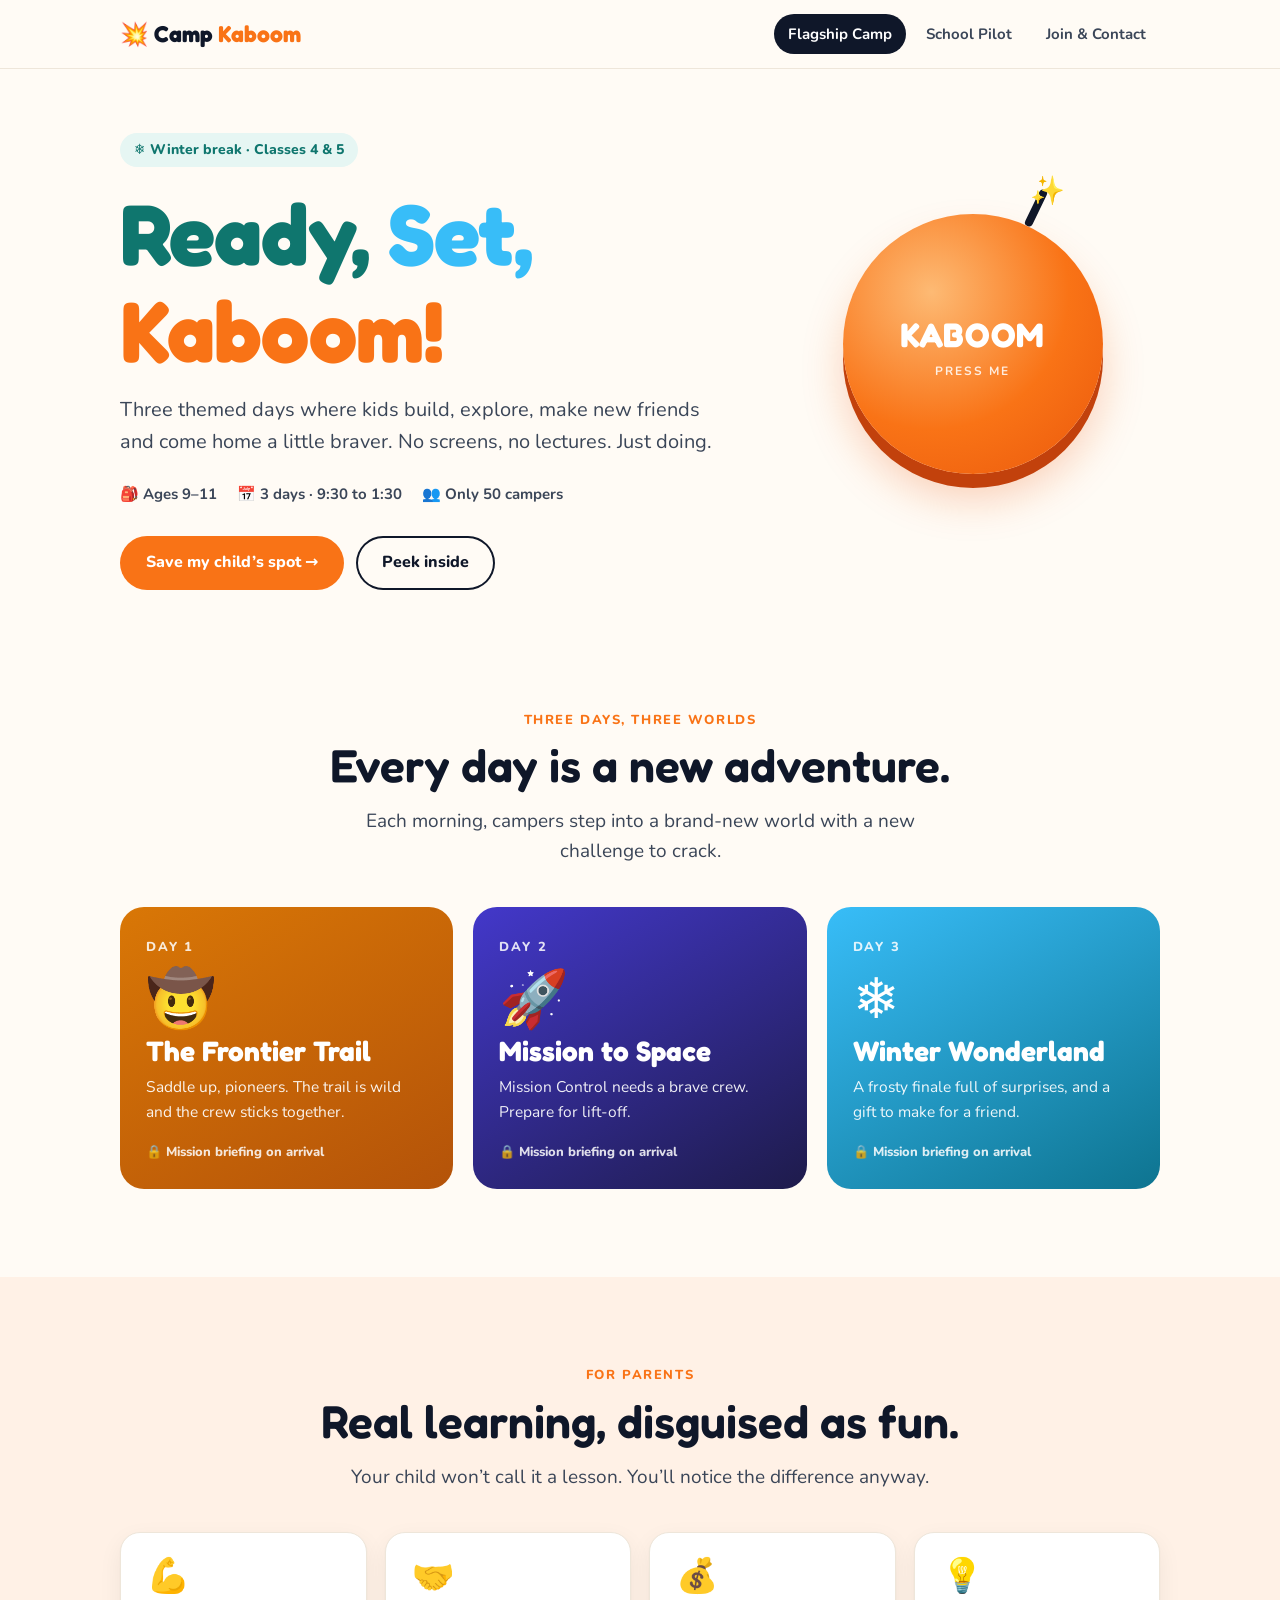
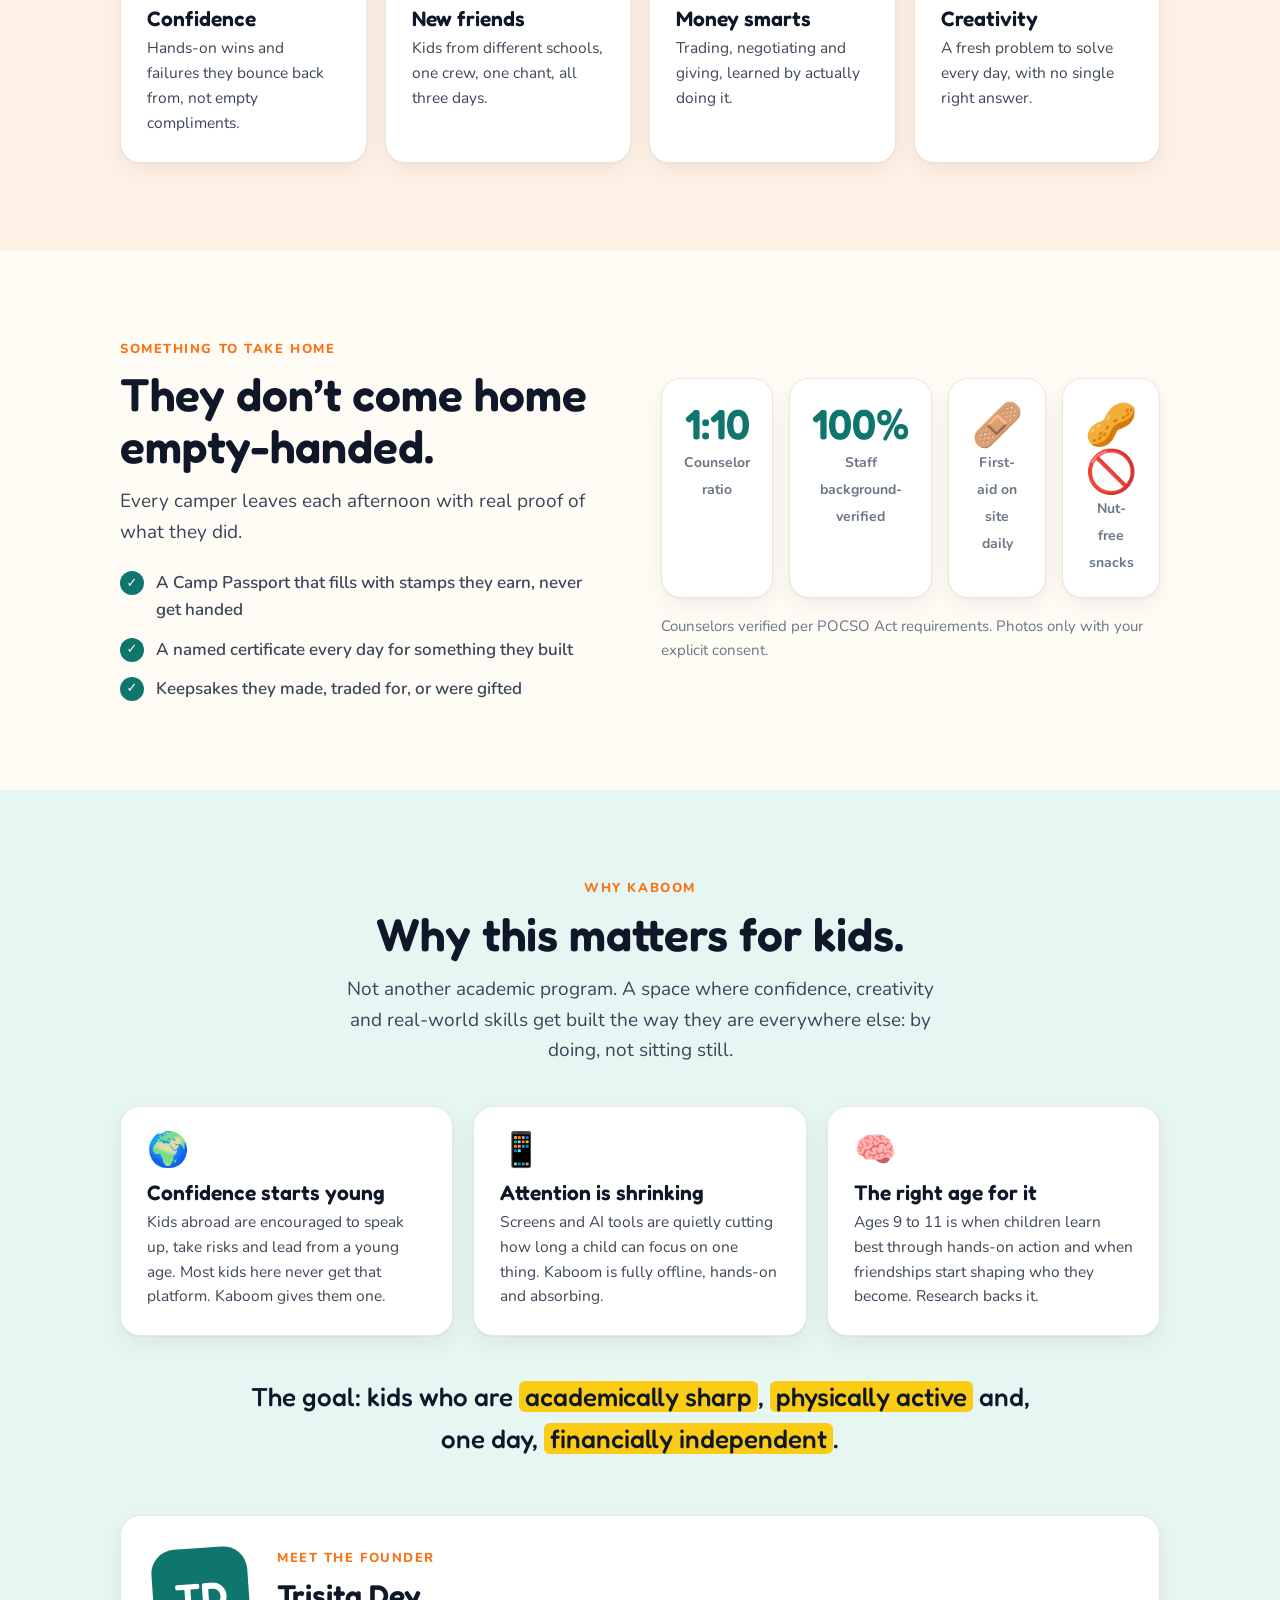
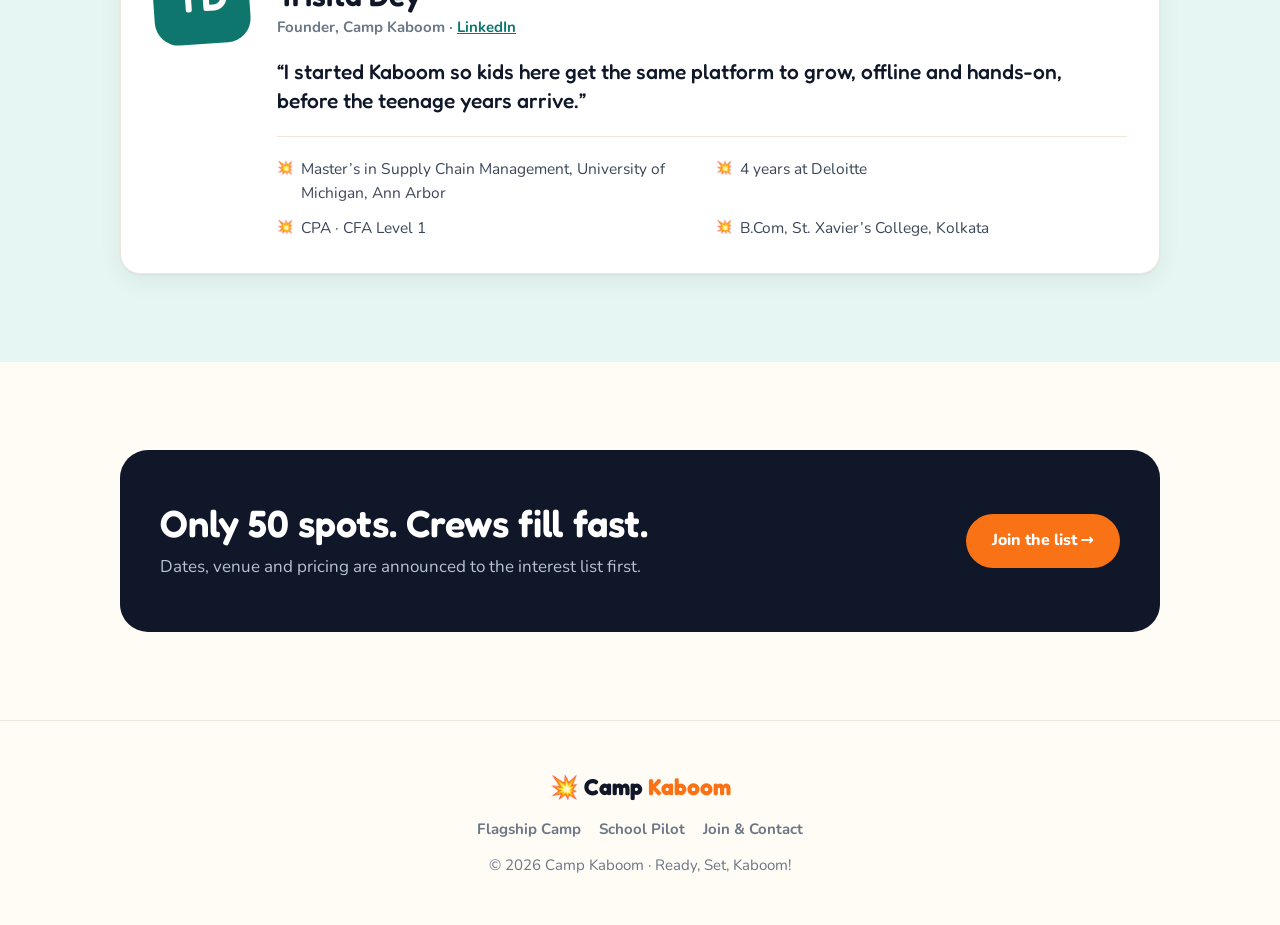
<file: index.html>
<!doctype html>
<html lang="en">
<head>
<meta charset="utf-8">
<meta name="viewport" content="width=device-width, initial-scale=1">
<title>Camp Kaboom</title>
<meta name="description" content="Camp Kaboom: a 3-day winter adventure camp for Classes 4 & 5. Build, explore, make friends, and come home more confident. Ready, Set, Kaboom!">
<link rel="preconnect" href="https://fonts.googleapis.com">
<link rel="preconnect" href="https://fonts.gstatic.com" crossorigin>
<link href="https://fonts.googleapis.com/css2?family=Fredoka:wght@500;600;700&family=Nunito:wght@400;600;700;800&display=swap" rel="stylesheet">
<link rel="stylesheet" href="assets/style.css?v=7">
</head>
<body>
<canvas id="confetti"></canvas>

<nav>
  <div class="wrap">
    <a class="logo" href="index.html">💥 Camp <b>Kaboom</b></a>
    <div class="links">
      <a href="index.html" class="on">Flagship Camp</a>
      <a href="pilot.html">School Pilot</a>
      <a href="join.html">Join &amp; Contact</a>
    </div>
  </div>
</nav>

<header class="hero">
  <div class="wrap">
    <div>
      <span class="pill">❄️ Winter break · Classes 4 &amp; 5</span>
      <h1><span class="a">Ready,</span> <span class="b">Set,</span><br><span class="c">Kaboom!</span></h1>
      <p class="lead">Three themed days where kids build, explore, make new friends and come home a little braver. No screens, no lectures. Just doing.</p>
      <div class="facts">
        <span>🎒 Ages 9–11</span><span>📅 3 days · 9:30 to 1:30</span><span>👥 Only 50 campers</span>
      </div>
      <div class="ctas">
        <a class="btn orange" href="join.html#parent">Save my child’s spot →</a>
        <a class="btn ghost" href="#worlds">Peek inside</a>
      </div>
    </div>
    <div class="boomwrap">
      <button class="boom" id="boomBtn" aria-label="Press the Kaboom button">KABOOM<small>PRESS ME</small></button>
      <span class="boomcount" id="boomCount"></span>
    </div>
  </div>
</header>

<section id="worlds" style="padding-top:40px">
  <div class="wrap">
    <div class="center">
      <span class="eyebrow">Three days, three worlds</span>
      <h2 class="h2">Every day is a new adventure.</h2>
      <p class="lead">Each morning, campers step into a brand-new world with a new challenge to crack.</p>
    </div>
    <div class="g3">
      <div class="world w1 reveal"><span class="day">DAY 1</span><div class="emo">🤠</div><h3>The Frontier Trail</h3><p>Saddle up, pioneers. The trail is wild and the crew sticks together.</p><span class="secret">🔒 Mission briefing on arrival</span></div>
      <div class="world w2 reveal"><span class="day">DAY 2</span><div class="emo">🚀</div><h3>Mission to Space</h3><p>Mission Control needs a brave crew. Prepare for lift-off.</p><span class="secret">🔒 Mission briefing on arrival</span></div>
      <div class="world w3 reveal"><span class="day">DAY 3</span><div class="emo">❄️</div><h3>Winter Wonderland</h3><p>A frosty finale full of surprises, and a gift to make for a friend.</p><span class="secret">🔒 Mission briefing on arrival</span></div>
    </div>
  </div>
</section>

<section class="warm">
  <div class="wrap">
    <div class="center">
      <span class="eyebrow">For parents</span>
      <h2 class="h2">Real learning, disguised as fun.</h2>
      <p class="lead">Your child won’t call it a lesson. You’ll notice the difference anyway.</p>
    </div>
    <div class="g4">
      <div class="card item reveal"><div class="emo">💪</div><h3>Confidence</h3><p>Hands-on wins and failures they bounce back from, not empty compliments.</p></div>
      <div class="card item reveal"><div class="emo">🤝</div><h3>New friends</h3><p>Kids from different schools, one crew, one chant, all three days.</p></div>
      <div class="card item reveal"><div class="emo">💰</div><h3>Money smarts</h3><p>Trading, negotiating and giving, learned by actually doing it.</p></div>
      <div class="card item reveal"><div class="emo">💡</div><h3>Creativity</h3><p>A fresh problem to solve every day, with no single right answer.</p></div>
    </div>
  </div>
</section>

<section>
  <div class="wrap split">
    <div class="reveal">
      <span class="eyebrow">Something to take home</span>
      <h2 class="h2">They don’t come home empty-handed.</h2>
      <p class="lead">Every camper leaves each afternoon with real proof of what they did.</p>
      <ul class="ticks">
        <li>A Camp Passport that fills with stamps they earn, never get handed</li>
        <li>A named certificate every day for something they built</li>
        <li>Keepsakes they made, traded for, or were gifted</li>
      </ul>
    </div>
    <div class="reveal">
      <div class="stats">
        <div class="card stat"><b>1:10</b><span>Counselor ratio</span></div>
        <div class="card stat"><b>100%</b><span>Staff background-verified</span></div>
        <div class="card stat"><b>🩹</b><span>First-aid on site daily</span></div>
        <div class="card stat"><b>🥜🚫</b><span>Nut-free snacks</span></div>
      </div>
      <p style="margin-top:16px;color:var(--muted);font-size:15px">Counselors verified per POCSO Act requirements. Photos only with your explicit consent.</p>
    </div>
  </div>
</section>

<section class="tinted" id="founder">
  <div class="wrap">
    <div class="center">
      <span class="eyebrow">Why Kaboom</span>
      <h2 class="h2">Why this matters for kids.</h2>
      <p class="lead">Not another academic program. A space where confidence, creativity and real-world skills get built the way they are everywhere else: by doing, not sitting still.</p>
    </div>
    <div class="g3">
      <div class="card item reveal"><div class="emo">🌍</div><h3>Confidence starts young</h3><p>Kids abroad are encouraged to speak up, take risks and lead from a young age. Most kids here never get that platform. Kaboom gives them one.</p></div>
      <div class="card item reveal"><div class="emo">📱</div><h3>Attention is shrinking</h3><p>Screens and AI tools are quietly cutting how long a child can focus on one thing. Kaboom is fully offline, hands-on and absorbing.</p></div>
      <div class="card item reveal"><div class="emo">🧠</div><h3>The right age for it</h3><p>Ages 9 to 11 is when children learn best through hands-on action and when friendships start shaping who they become. Research backs it.</p></div>
    </div>
    <p class="mission reveal">The goal: kids who are <mark>academically sharp</mark>, <mark>physically active</mark> and, one day, <mark>financially independent</mark>.</p>

    <div class="card founder reveal" style="margin-top:56px">
      <div class="av">TD</div>
      <div>
        <span class="eyebrow">Meet the founder</span>
        <h3 class="fname">Trisita Dey</h3>
        <p class="who" style="margin-top:2px">Founder, Camp Kaboom · <a href="https://linkedin.com/in/trisita--dey" target="_blank" rel="noopener">LinkedIn</a></p>
        <blockquote style="margin-top:18px">“I started Kaboom so kids here get the same platform to grow, offline and hands-on, before the teenage years arrive.”</blockquote>
        <ul class="cv">
          <li>Master’s in Supply Chain Management, University of Michigan, Ann Arbor</li>
          <li>4 years at Deloitte</li>
          <li>CPA · CFA Level 1</li>
          <li>B.Com, St. Xavier’s College, Kolkata</li>
        </ul>
      </div>
    </div>
  </div>
</section>

<section>
  <div class="wrap">
    <div class="band">
      <div>
        <h2>Only 50 spots. Crews fill fast.</h2>
        <p>Dates, venue and pricing are announced to the interest list first.</p>
      </div>
      <a class="btn orange" href="join.html#parent">Join the list →</a>
    </div>
  </div>
</section>

<footer>
  <div class="logo">💥 Camp <b>Kaboom</b></div>
  <nav><a href="index.html">Flagship Camp</a><a href="pilot.html">School Pilot</a><a href="join.html">Join &amp; Contact</a></nav>
  <p>© 2026 Camp Kaboom · Ready, Set, Kaboom!</p>
</footer>

<script src="assets/kaboom.js?v=7"></script>
</body>
</html>
</file>
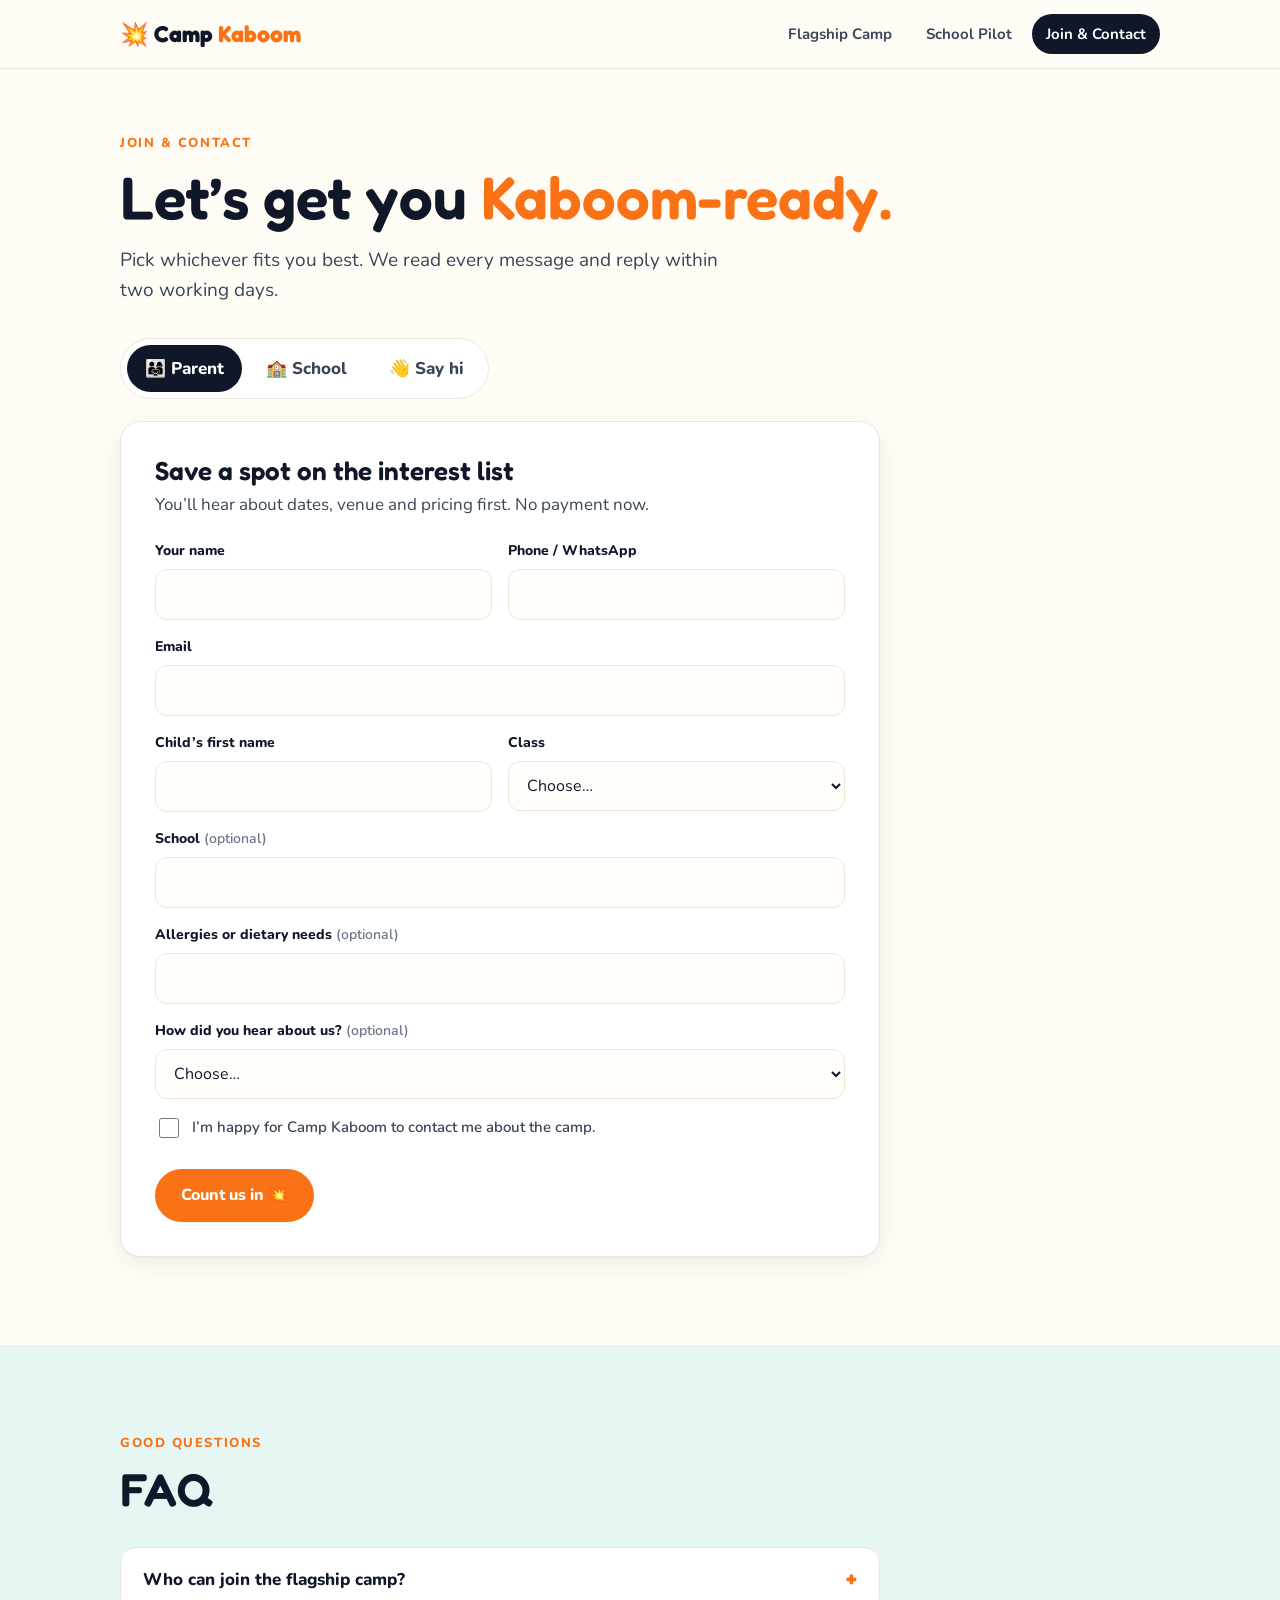
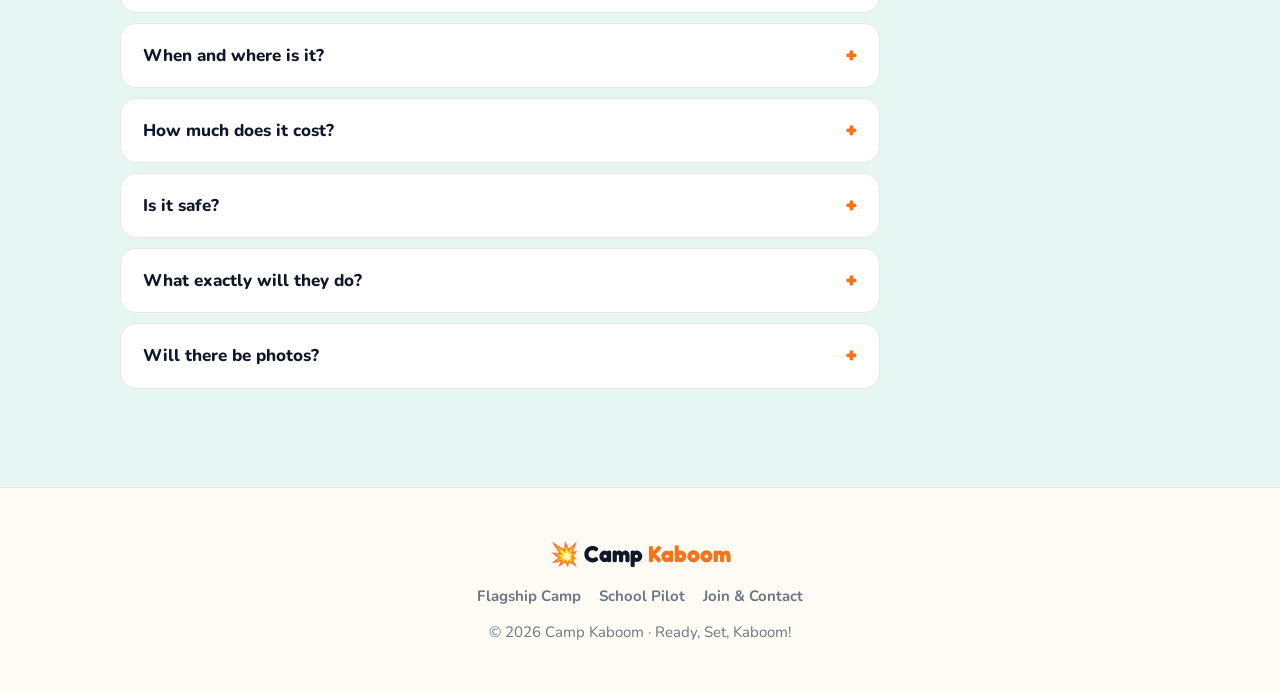
<file: join.html>
<!doctype html>
<html lang="en">
<head>
<meta charset="utf-8">
<meta name="viewport" content="width=device-width, initial-scale=1">
<title>Join Camp Kaboom</title>
<meta name="description" content="Register interest for Camp Kaboom, request a free school pilot, or just say hello.">
<link rel="preconnect" href="https://fonts.googleapis.com">
<link rel="preconnect" href="https://fonts.gstatic.com" crossorigin>
<link href="https://fonts.googleapis.com/css2?family=Fredoka:wght@500;600;700&family=Nunito:wght@400;600;700;800&display=swap" rel="stylesheet">
<link rel="stylesheet" href="assets/style.css?v=7">
</head>
<body>
<canvas id="confetti"></canvas>

<nav>
  <div class="wrap">
    <a class="logo" href="index.html">💥 Camp <b>Kaboom</b></a>
    <div class="links">
      <a href="index.html">Flagship Camp</a>
      <a href="pilot.html">School Pilot</a>
      <a href="join.html" class="on">Join &amp; Contact</a>
    </div>
  </div>
</nav>

<section style="padding-top:64px">
  <div class="wrap">
    <span class="eyebrow">Join &amp; contact</span>
    <h2 class="h2" style="font-size:clamp(38px,6vw,60px)">Let’s get you <span style="color:var(--orange)">Kaboom-ready.</span></h2>
    <p class="lead">Pick whichever fits you best. We read every message and reply within two working days.</p>

    <div class="tabs" role="tablist">
      <button data-tab="parent">👨‍👩‍👧 Parent</button>
      <button data-tab="school">🏫 School</button>
      <button data-tab="hello">👋 Say hi</button>
    </div>

    <!-- PARENT -->
    <div class="panel" id="parent">
      <div class="card formcard">
        <form data-kind="parent">
          <h3>Save a spot on the interest list</h3>
          <p class="sub">You’ll hear about dates, venue and pricing first. No payment now.</p>
          <div class="fields">
            <div><label for="p-name">Your name</label><input id="p-name" name="parent_name" required autocomplete="name"></div>
            <div><label for="p-phone">Phone / WhatsApp</label><input id="p-phone" name="phone" type="tel" required autocomplete="tel"></div>
            <div class="full"><label for="p-email">Email</label><input id="p-email" name="email" type="email" required autocomplete="email"></div>
            <div><label for="p-child">Child’s first name</label><input id="p-child" name="child_name" required></div>
            <div><label for="p-class">Class</label><select id="p-class" name="child_class" required><option value="">Choose…</option><option>Class 4</option><option>Class 5</option></select></div>
            <div class="full"><label for="p-school">School <span class="opt">(optional)</span></label><input id="p-school" name="school"></div>
            <div class="full"><label for="p-diet">Allergies or dietary needs <span class="opt">(optional)</span></label><input id="p-diet" name="dietary"></div>
            <div class="full"><label for="p-heard">How did you hear about us? <span class="opt">(optional)</span></label><select id="p-heard" name="heard_from"><option value="">Choose…</option><option>School pilot day</option><option>Friend or family</option><option>Instagram / WhatsApp</option><option>Other</option></select></div>
            <label class="check full"><input type="checkbox" name="consent" required> I’m happy for Camp Kaboom to contact me about the camp.</label>
          </div>
          <button class="btn orange" type="submit">Count us in 💥</button>
        </form>
        <div class="done"><div class="emo">🎉</div><h3>You’re on the list!</h3><p>We’ll be in touch soon with dates and details. Ready, Set, Kaboom!</p></div>
      </div>
    </div>

    <!-- SCHOOL -->
    <div class="panel" id="school" hidden>
      <div class="card formcard">
        <form data-kind="school">
          <h3>Request a free pilot day</h3>
          <p class="sub">One morning, 50 students from Classes 4 &amp; 5, everything on us. <a href="pilot.html" style="color:var(--teal);font-weight:700">How it works</a></p>
          <div class="fields">
            <div class="full"><label for="s-school">School name</label><input id="s-school" name="school_name" required></div>
            <div><label for="s-name">Your name</label><input id="s-name" name="contact_name" required autocomplete="name"></div>
            <div><label for="s-role">Your role</label><input id="s-role" name="role" placeholder="e.g. Principal, Coordinator" required></div>
            <div><label for="s-email">Email</label><input id="s-email" name="email" type="email" required autocomplete="email"></div>
            <div><label for="s-phone">Phone</label><input id="s-phone" name="phone" type="tel" required autocomplete="tel"></div>
            <div><label for="s-dates">Preferred dates <span class="opt">(optional)</span></label><input id="s-dates" name="preferred_dates" placeholder="Any weekday works"></div>
            <div><label for="s-space">Outdoor space?</label><select id="s-space" name="outdoor_space"><option>Yes</option><option>Small / shared</option><option>Not sure</option></select></div>
            <div class="full"><label for="s-notes">Anything else? <span class="opt">(optional)</span></label><textarea id="s-notes" name="notes"></textarea></div>
          </div>
          <button class="btn orange" type="submit">Request my pilot 🏫</button>
        </form>
        <div class="done"><div class="emo">🏫</div><h3>Request received!</h3><p>We’ll reach out within two working days to find a date that works.</p></div>
      </div>
    </div>

    <!-- HELLO -->
    <div class="panel" id="hello" hidden>
      <div class="card formcard">
        <form data-kind="hello">
          <h3>Say hello</h3>
          <p class="sub">Questions, ideas, want to volunteer as a counselor? We’d love to hear it.</p>
          <div class="fields">
            <div><label for="h-name">Name</label><input id="h-name" name="name" required autocomplete="name"></div>
            <div><label for="h-email">Email</label><input id="h-email" name="email" type="email" required autocomplete="email"></div>
            <div class="full"><label for="h-msg">Message</label><textarea id="h-msg" name="message" required></textarea></div>
          </div>
          <button class="btn orange" type="submit">Send 👋</button>
        </form>
        <div class="done"><div class="emo">💌</div><h3>Message sent!</h3><p>Thanks for reaching out. We’ll reply soon.</p></div>
      </div>
    </div>
  </div>
</section>

<section class="tinted">
  <div class="wrap">
    <span class="eyebrow">Good questions</span>
    <h2 class="h2">FAQ</h2>
    <div class="faq">
      <details><summary>Who can join the flagship camp?</summary><p>Any child in Class 4 or 5 (roughly ages 9 to 11), from any school. Mixing schools is part of the fun.</p></details>
      <details><summary>When and where is it?</summary><p>Three consecutive days over winter break, 9:30 AM to 1:30 PM. The venue and dates go to the interest list first.</p></details>
      <details><summary>How much does it cost?</summary><p>One all-inclusive price for all three days: staff, materials, snacks, passport, certificates and keepsakes. Pricing is shared with the interest list first.</p></details>
      <details><summary>Is it safe?</summary><p>Every counselor is background-verified per POCSO Act requirements, there’s 1 counselor per 10 kids, first-aid on site every day, and nut-free snacks as standard.</p></details>
      <details><summary>What exactly will they do?</summary><p>Build, explore, trade and team up across three themed worlds, with a new hands-on challenge every day.</p></details>
      <details><summary>Will there be photos?</summary><p>Only with your explicit consent. Never without it.</p></details>
    </div>
  </div>
</section>

<footer>
  <div class="logo">💥 Camp <b>Kaboom</b></div>
  <nav><a href="index.html">Flagship Camp</a><a href="pilot.html">School Pilot</a><a href="join.html">Join &amp; Contact</a></nav>
  <p>© 2026 Camp Kaboom · Ready, Set, Kaboom!</p>
</footer>

<script src="assets/kaboom.js?v=7"></script>
</body>
</html>
</file>
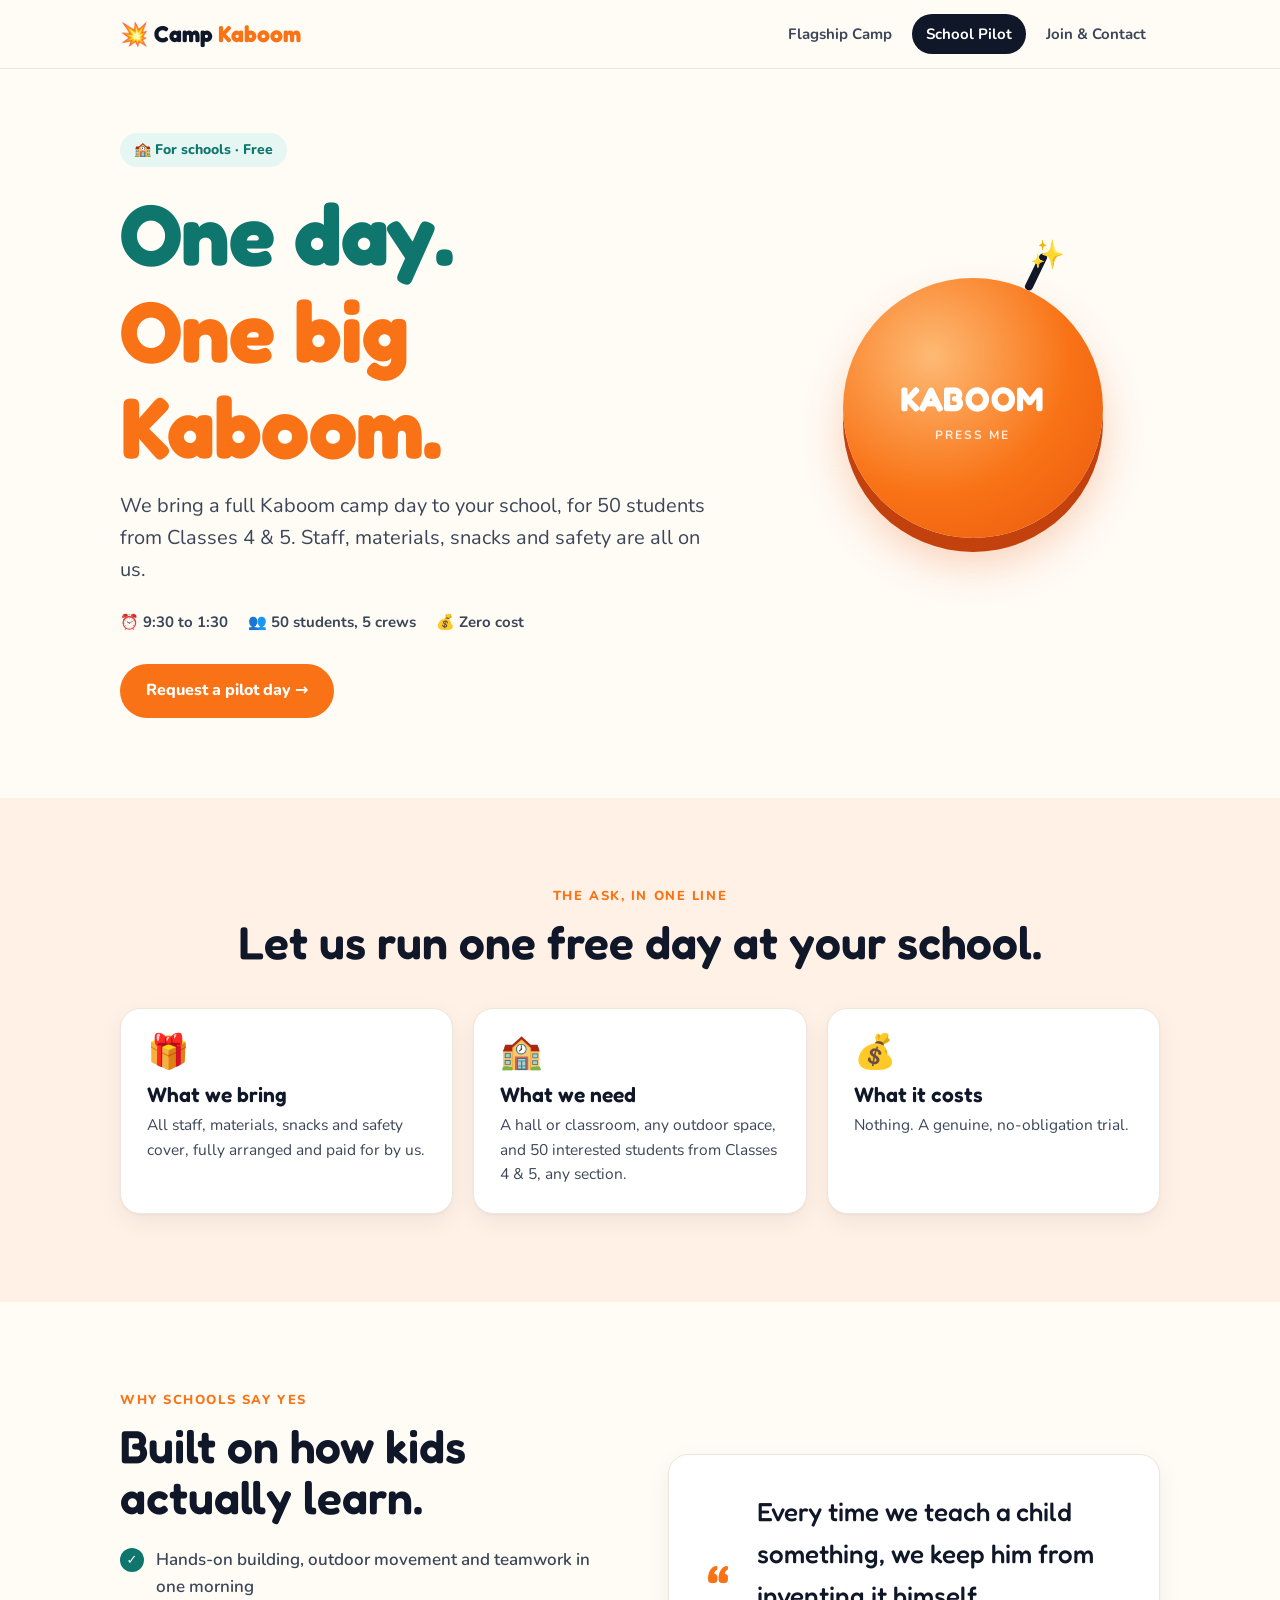
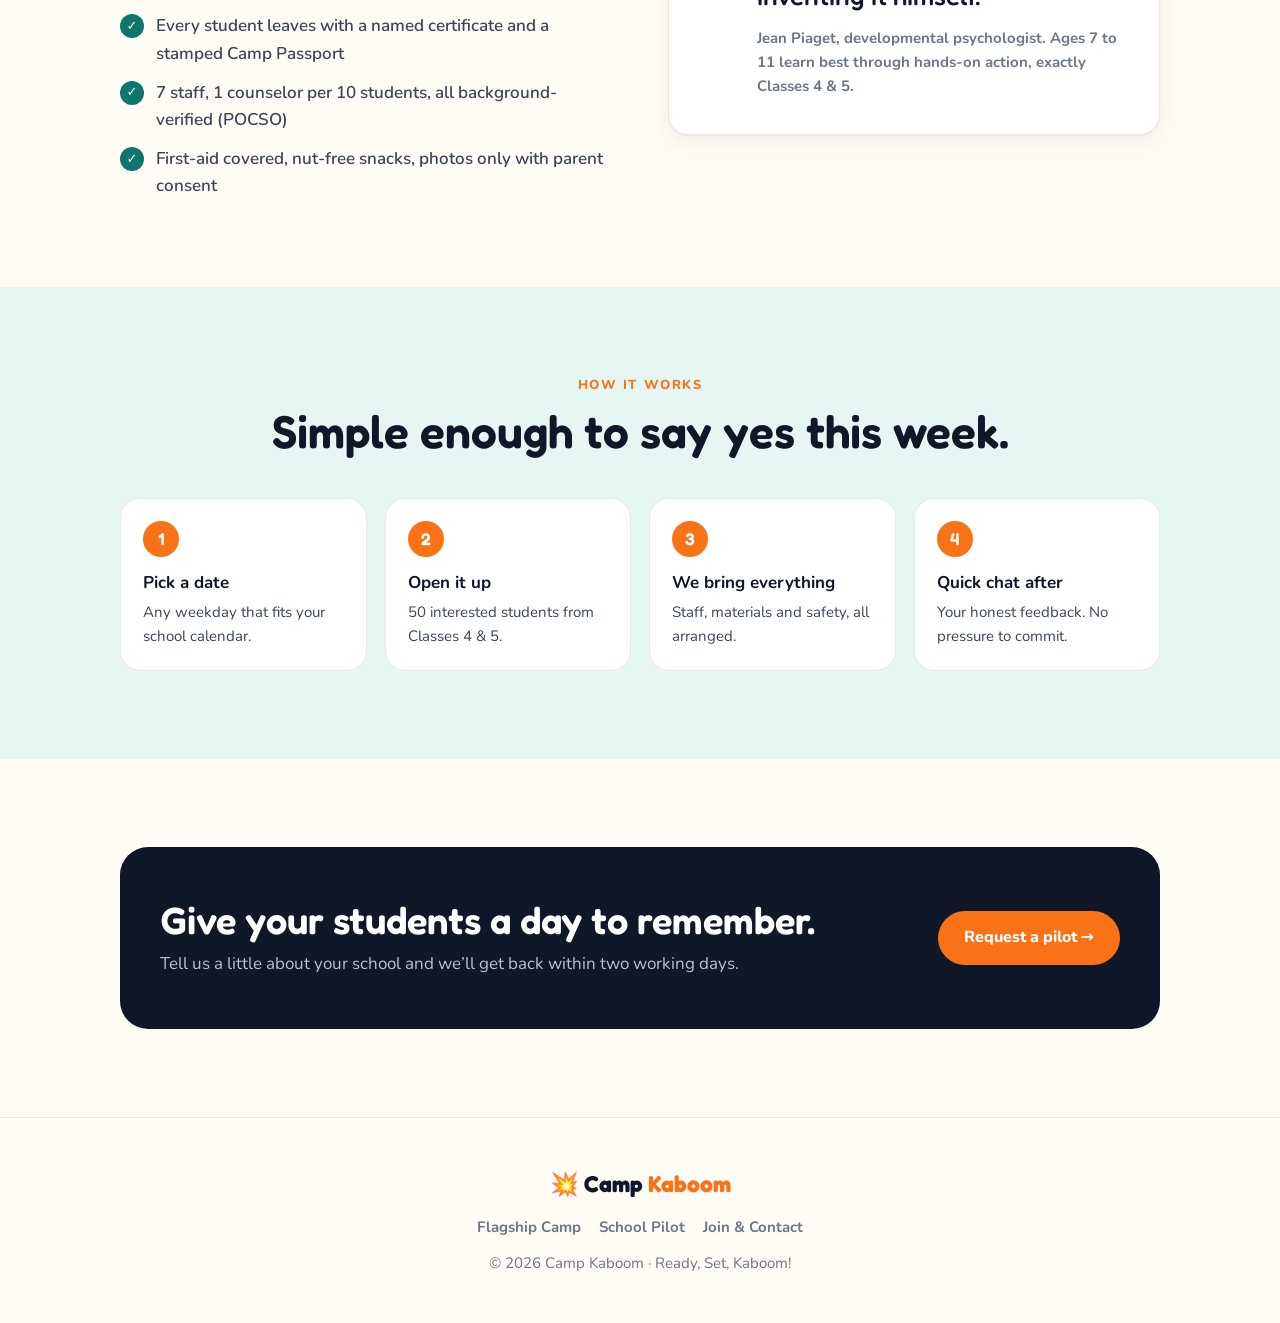
<file: pilot.html>
<!doctype html>
<html lang="en">
<head>
<meta charset="utf-8">
<meta name="viewport" content="width=device-width, initial-scale=1">
<title>Kaboom School Pilot</title>
<meta name="description" content="Bring a free one-day Camp Kaboom pilot to your school: 50 students from Classes 4 & 5, everything brought and paid for by us.">
<link rel="preconnect" href="https://fonts.googleapis.com">
<link rel="preconnect" href="https://fonts.gstatic.com" crossorigin>
<link href="https://fonts.googleapis.com/css2?family=Fredoka:wght@500;600;700&family=Nunito:wght@400;600;700;800&display=swap" rel="stylesheet">
<link rel="stylesheet" href="assets/style.css?v=7">
</head>
<body>
<canvas id="confetti"></canvas>

<nav>
  <div class="wrap">
    <a class="logo" href="index.html">💥 Camp <b>Kaboom</b></a>
    <div class="links">
      <a href="index.html">Flagship Camp</a>
      <a href="pilot.html" class="on">School Pilot</a>
      <a href="join.html">Join &amp; Contact</a>
    </div>
  </div>
</nav>

<header class="hero">
  <div class="wrap">
    <div>
      <span class="pill">🏫 For schools · Free</span>
      <h1><span class="a">One day.</span><br><span class="c">One big Kaboom.</span></h1>
      <p class="lead">We bring a full Kaboom camp day to your school, for 50 students from Classes 4 &amp; 5. Staff, materials, snacks and safety are all on us.</p>
      <div class="facts">
        <span>⏰ 9:30 to 1:30</span><span>👥 50 students, 5 crews</span><span>💰 Zero cost</span>
      </div>
      <div class="ctas">
        <a class="btn orange" href="join.html#school">Request a pilot day →</a>
      </div>
    </div>
    <div class="boomwrap">
      <button class="boom" id="boomBtn" aria-label="Press the Kaboom button">KABOOM<small>PRESS ME</small></button>
      <span class="boomcount" id="boomCount"></span>
    </div>
  </div>
</header>

<section class="warm">
  <div class="wrap">
    <div class="center">
      <span class="eyebrow">The ask, in one line</span>
      <h2 class="h2">Let us run one free day at your school.</h2>
    </div>
    <div class="g3">
      <div class="card item reveal"><div class="emo">🎁</div><h3>What we bring</h3><p>All staff, materials, snacks and safety cover, fully arranged and paid for by us.</p></div>
      <div class="card item reveal"><div class="emo">🏫</div><h3>What we need</h3><p>A hall or classroom, any outdoor space, and 50 interested students from Classes 4 &amp; 5, any section.</p></div>
      <div class="card item reveal"><div class="emo">💰</div><h3>What it costs</h3><p>Nothing. A genuine, no-obligation trial.</p></div>
    </div>
  </div>
</section>

<section>
  <div class="wrap split">
    <div class="reveal">
      <span class="eyebrow">Why schools say yes</span>
      <h2 class="h2">Built on how kids actually learn.</h2>
      <ul class="ticks">
        <li>Hands-on building, outdoor movement and teamwork in one morning</li>
        <li>Every student leaves with a named certificate and a stamped Camp Passport</li>
        <li>7 staff, 1 counselor per 10 students, all background-verified (POCSO)</li>
        <li>First-aid covered, nut-free snacks, photos only with parent consent</li>
      </ul>
    </div>
    <div class="card quote reveal">
      <div class="q">“</div>
      <div>
        <blockquote>Every time we teach a child something, we keep him from inventing it himself.</blockquote>
        <cite>Jean Piaget, developmental psychologist. Ages 7 to 11 learn best through hands-on action, exactly Classes 4 &amp; 5.</cite>
      </div>
    </div>
  </div>
</section>

<section class="tinted">
  <div class="wrap">
    <div class="center">
      <span class="eyebrow">How it works</span>
      <h2 class="h2">Simple enough to say yes this week.</h2>
    </div>
    <div class="steps">
      <div class="reveal"><b>Pick a date</b><p>Any weekday that fits your school calendar.</p></div>
      <div class="reveal"><b>Open it up</b><p>50 interested students from Classes 4 &amp; 5.</p></div>
      <div class="reveal"><b>We bring everything</b><p>Staff, materials and safety, all arranged.</p></div>
      <div class="reveal"><b>Quick chat after</b><p>Your honest feedback. No pressure to commit.</p></div>
    </div>
  </div>
</section>

<section>
  <div class="wrap">
    <div class="band">
      <div>
        <h2>Give your students a day to remember.</h2>
        <p>Tell us a little about your school and we’ll get back within two working days.</p>
      </div>
      <a class="btn orange" href="join.html#school">Request a pilot →</a>
    </div>
  </div>
</section>

<footer>
  <div class="logo">💥 Camp <b>Kaboom</b></div>
  <nav><a href="index.html">Flagship Camp</a><a href="pilot.html">School Pilot</a><a href="join.html">Join &amp; Contact</a></nav>
  <p>© 2026 Camp Kaboom · Ready, Set, Kaboom!</p>
</footer>

<script src="assets/kaboom.js?v=7"></script>
</body>
</html>
</file>
<file: assets/style.css>
:root{
  --teal:#0F766E; --teal-soft:#E6F6F3;
  --orange:#F97316; --orange-deep:#EA580C; --orange-soft:#FFF1E6;
  --sun:#FACC15; --sky:#38BDF8;
  --ink:#0F1729; --ink-2:#3B4658; --muted:#6B7686;
  --bg:#FFFBF5; --card:#FFFFFF; --line:#EEE6DA;
  --radius:20px; --shadow:0 1px 2px rgba(15,23,41,.04),0 8px 24px rgba(15,23,41,.06);
}
*{box-sizing:border-box}
html{scroll-behavior:smooth}
body{margin:0;background:var(--bg);color:var(--ink);font-family:Nunito,system-ui,sans-serif;font-size:17px;line-height:1.6;overflow-x:hidden}
h1,h2,h3{font-family:Fredoka,Nunito,sans-serif;line-height:1.12;margin:0;font-weight:600}
p{margin:0}
a{color:inherit}
button,input,select,textarea{font:inherit}
.wrap{max-width:1080px;margin:0 auto;padding:0 20px}
section{padding:88px 0}
.eyebrow{display:block;font-weight:800;font-size:13px;letter-spacing:.12em;text-transform:uppercase;color:var(--orange);margin-bottom:10px}
.h2{font-size:clamp(32px,4.6vw,46px)}
.lead{font-size:19px;color:var(--ink-2);max-width:600px;margin-top:14px}
.center{text-align:center}.center .lead{margin-left:auto;margin-right:auto}

.btn{display:inline-flex;align-items:center;gap:8px;border:0;border-radius:999px;padding:14px 26px;font-weight:800;font-size:16px;text-decoration:none;background:var(--ink);color:#fff;cursor:pointer;transition:transform .15s,background .15s}
.btn:hover{transform:translateY(-2px)}
.btn.orange{background:var(--orange)}.btn.orange:hover{background:var(--orange-deep)}
.btn.ghost{background:transparent;color:var(--ink);box-shadow:inset 0 0 0 2px var(--ink)}
.btn.sm{padding:10px 18px;font-size:15px}

/* nav */
nav{position:sticky;top:0;z-index:50;background:rgba(255,251,245,.9);backdrop-filter:blur(10px);border-bottom:1px solid var(--line)}
nav .wrap{display:flex;align-items:center;justify-content:space-between;height:68px;gap:16px}
.logo{font-family:Fredoka;font-weight:700;font-size:23px;text-decoration:none;display:flex;align-items:center;gap:6px;white-space:nowrap}
.logo b{color:var(--orange);font-weight:700}
.links{display:flex;gap:6px}
.links a{text-decoration:none;font-weight:700;font-size:15px;padding:8px 14px;border-radius:999px;color:var(--ink-2)}
.links a:hover{background:var(--orange-soft);color:var(--ink)}
.links a.on{background:var(--ink);color:#fff}
@media(max-width:760px){
  nav .wrap{height:auto;flex-wrap:wrap;padding-top:12px;padding-bottom:10px}
  .links{order:3;width:100%;justify-content:space-between}
  .links a{padding:6px 10px;font-size:14px}
}

/* hero */
.hero{padding:64px 0 80px}
.hero .wrap{display:grid;grid-template-columns:1.25fr .75fr;gap:40px;align-items:center}
.pill{display:inline-flex;gap:8px;align-items:center;background:var(--teal-soft);color:var(--teal);font-weight:800;padding:6px 14px;border-radius:999px;font-size:14px}
.hero h1{font-size:clamp(46px,7.6vw,86px);font-weight:700;margin:18px 0 16px;letter-spacing:-.01em}
.hero h1 .a{color:var(--teal)}
.hero h1 .b{color:var(--sky)}
.hero h1 .c{color:var(--orange)}
.hero .lead{font-size:20px}
.facts{display:flex;flex-wrap:wrap;gap:8px 20px;margin:24px 0 30px;color:var(--ink-2);font-weight:700;font-size:15px}
.ctas{display:flex;flex-wrap:wrap;gap:12px}

/* kaboom button */
.boomwrap{display:grid;place-items:center;gap:12px;text-align:center}
.boom{width:min(260px,70vw);aspect-ratio:1;border-radius:50%;border:0;cursor:pointer;color:#fff;font-family:Fredoka;font-weight:700;font-size:34px;letter-spacing:.02em;
  background:radial-gradient(circle at 34% 30%,#FDBA74,var(--orange) 55%,var(--orange-deep));
  box-shadow:0 14px 0 #C2410C,0 26px 40px rgba(234,88,12,.25);transition:transform .1s,box-shadow .1s;position:relative;user-select:none}
.boom small{display:block;font-family:Nunito;font-size:12px;letter-spacing:.16em;opacity:.85}
.boom:hover{transform:translateY(-3px) rotate(-2deg)}
.boom:active{transform:translateY(12px);box-shadow:0 2px 0 #C2410C,0 8px 16px rgba(234,88,12,.2)}
.boom:before{content:"";position:absolute;top:-26px;right:24%;width:8px;height:40px;border-radius:6px;background:var(--ink);transform:rotate(26deg);z-index:-1}
.boom:after{content:"✨";position:absolute;top:-46px;right:14%;font-size:28px;animation:spark .6s infinite alternate}
@keyframes spark{to{transform:scale(1.25) rotate(20deg)}}
.boomcount{font-size:14px;font-weight:700;color:var(--muted);min-height:22px}
@media(max-width:820px){.hero .wrap{grid-template-columns:1fr}.boomwrap{margin-top:30px}}

/* cards / grids */
.card{background:var(--card);border-radius:var(--radius);box-shadow:var(--shadow);border:1px solid var(--line)}
.g3{display:grid;grid-template-columns:repeat(3,1fr);gap:20px;margin-top:40px}
.g4{display:grid;grid-template-columns:repeat(4,1fr);gap:18px;margin-top:40px}
@media(max-width:860px){.g3,.g4{grid-template-columns:1fr 1fr}}
@media(max-width:560px){.g3{grid-template-columns:1fr}.g4{gap:12px}.g4 .item{padding:18px}.g4 .item h3{font-size:18px;margin-top:10px}.g4 .item p{font-size:14px}}
.item{padding:26px}
.item .emo{font-size:34px;line-height:1}
.item h3{font-size:21px;margin:14px 0 6px}
.item p{color:var(--ink-2);font-size:15.5px}

/* theme worlds */
.world{border-radius:24px;padding:30px 26px 26px;color:#fff;min-height:270px;display:flex;flex-direction:column;position:relative;overflow:hidden;transition:transform .25s}
.world:hover{transform:translateY(-6px) rotate(-1deg)}
.world .day{font-weight:800;font-size:13px;letter-spacing:.14em;opacity:.85}
.world .emo{font-size:56px;margin:14px 0 8px;line-height:1;transition:transform .3s}
.world:hover .emo{transform:scale(1.15) rotate(-8deg)}
.world h3{font-size:28px;font-weight:700}
.world p{margin-top:8px;opacity:.92;font-size:15.5px}
.world .secret{margin-top:auto;padding-top:18px;font-weight:800;font-size:13px;opacity:.85}
.w1{background:linear-gradient(150deg,#D97706,#B45309)}
.w2{background:linear-gradient(150deg,#4338CA,#1E1B4B)}
.w3{background:linear-gradient(150deg,#38BDF8,#0E7490)}

/* split feature */
.split{display:grid;grid-template-columns:1fr 1fr;gap:56px;align-items:center}
@media(max-width:820px){.split{grid-template-columns:1fr;gap:32px}}
.ticks{list-style:none;padding:0;margin:22px 0 0;display:grid;gap:12px}
.ticks li{display:flex;gap:12px;align-items:flex-start;font-weight:600;color:var(--ink-2)}
.ticks li:before{content:"✓";flex:none;width:24px;height:24px;border-radius:50%;background:var(--teal);color:#fff;font-size:13px;font-weight:800;display:grid;place-items:center;margin-top:2px}

.stats{display:grid;grid-template-columns:repeat(4,1fr);gap:16px}
.stat{padding:22px;text-align:center}
.stat b{font-family:Fredoka;font-size:42px;font-weight:600;color:var(--teal);display:block;line-height:1.1}
.stat span{font-weight:700;color:var(--muted);font-size:14px}
@media(max-width:560px){.stats{grid-template-columns:1fr 1fr}}

.tinted{background:var(--teal-soft)}
.warm{background:var(--orange-soft)}

/* founder */
.founder{display:grid;grid-template-columns:auto 1fr;gap:28px;align-items:center;padding:32px}
.founder .av{width:96px;height:96px;border-radius:24px;background:var(--teal);color:#fff;font-family:Fredoka;font-size:40px;font-weight:600;display:grid;place-items:center;transform:rotate(-4deg)}
.founder blockquote{margin:0;font-family:Fredoka;font-size:21px;font-weight:500;line-height:1.4}
.founder .who{margin-top:12px;font-weight:700;color:var(--muted);font-size:15px}
.founder .who a{color:var(--teal)}
.founder{align-items:start}
.founder .fname{font-size:30px}
.cv{list-style:none;margin:20px 0 0;padding:20px 0 0;border-top:1px solid var(--line);display:grid;grid-template-columns:1fr 1fr;gap:10px 28px}
.cv li{font-size:15.5px;color:var(--ink-2);padding-left:24px;position:relative}
.cv li:before{content:"💥";position:absolute;left:0;top:1px;font-size:13px}
.mission{margin:40px auto 0;text-align:center;font-family:Fredoka;font-size:clamp(20px,2.6vw,26px);font-weight:500;max-width:820px}
.mission mark{background:var(--sun);color:var(--ink);padding:0 6px;border-radius:6px}
@media(max-width:700px){.founder{grid-template-columns:1fr}.cv{grid-template-columns:1fr}}

/* quote */
.quote{padding:36px;display:grid;grid-template-columns:auto 1fr;gap:26px;align-items:center}
.quote .q{font-family:Fredoka;font-size:90px;line-height:.6;color:var(--orange)}
.quote blockquote{margin:0;font-family:Fredoka;font-size:clamp(20px,2.6vw,26px);font-weight:500}
.quote cite{display:block;margin-top:10px;font-style:normal;color:var(--muted);font-weight:700;font-size:15px}
@media(max-width:600px){.quote{grid-template-columns:1fr}}

/* steps */
.steps{display:grid;grid-template-columns:repeat(4,1fr);gap:18px;margin-top:40px;counter-reset:s}
.steps div{counter-increment:s;padding:22px;border-radius:var(--radius);background:var(--card);border:1px solid var(--line)}
.steps div:before{content:counter(s);display:grid;place-items:center;width:36px;height:36px;border-radius:50%;background:var(--orange);color:#fff;font-family:Fredoka;font-weight:600;margin-bottom:12px}
.steps b{display:block;font-size:17px;margin-bottom:4px}
.steps p{font-size:15px;color:var(--ink-2)}
@media(max-width:860px){.steps{grid-template-columns:1fr 1fr}}
@media(max-width:480px){.steps{grid-template-columns:1fr}}

/* cta band */
.band{background:var(--ink);color:#fff;border-radius:28px;padding:52px 40px;display:flex;flex-wrap:wrap;gap:24px;align-items:center;justify-content:space-between}
.band h2{font-size:clamp(28px,3.8vw,38px)}
.band p{color:#B8C2D0;margin-top:8px}

/* forms */
.tabs{display:inline-flex;flex-wrap:wrap;gap:6px;background:var(--card);border:1px solid var(--line);padding:6px;border-radius:999px;margin-top:32px}
.tabs button{border:0;background:transparent;padding:10px 18px;border-radius:999px;font-weight:800;color:var(--ink-2);cursor:pointer}
.tabs button.on{background:var(--ink);color:#fff}
@media(max-width:600px){.tabs{display:grid;grid-template-columns:repeat(3,1fr);border-radius:18px;width:100%}.tabs button{padding:10px 6px;font-size:13.5px;border-radius:12px}}
.formcard{padding:34px;margin-top:22px;max-width:760px}
.formcard h3{font-size:26px}
.formcard .sub{color:var(--ink-2);margin:6px 0 22px}
.fields{display:grid;grid-template-columns:1fr 1fr;gap:16px}
.fields .full{grid-column:1/-1}
@media(max-width:600px){.fields{grid-template-columns:1fr}.formcard{padding:24px}}
label{display:block;font-weight:800;font-size:14px;margin-bottom:6px}
label .opt{font-weight:600;color:var(--muted)}
input,select,textarea{width:100%;padding:12px 14px;border:1.5px solid var(--line);border-radius:12px;background:#FFFDF9;color:var(--ink);font-size:16px;transition:border-color .15s,box-shadow .15s}
input:focus,select:focus,textarea:focus{outline:0;border-color:var(--teal);box-shadow:0 0 0 4px rgba(15,118,110,.12)}
textarea{min-height:110px;resize:vertical}
.check{display:flex;gap:10px;align-items:flex-start;font-weight:600;font-size:15px;color:var(--ink-2)}
.check input{width:20px;height:20px;margin-top:3px;flex:none;accent-color:var(--teal)}
.formcard .btn{margin-top:22px}
.done{display:none;text-align:center;padding:30px 10px}
.done .emo{font-size:56px}
.done h3{margin:10px 0 6px}
.done p{color:var(--ink-2)}
form.sent{display:none}
form.sent + .done{display:block}

/* faq */
.faq{max-width:760px;margin-top:32px}
.faq details{background:var(--card);border:1px solid var(--line);border-radius:16px;padding:18px 22px;margin-bottom:10px}
.faq summary{font-weight:800;cursor:pointer;list-style:none;display:flex;justify-content:space-between;gap:16px}
.faq summary::-webkit-details-marker{display:none}
.faq summary:after{content:"+";font-family:Fredoka;font-size:22px;line-height:1;color:var(--orange);transition:transform .2s}
.faq details[open] summary:after{transform:rotate(45deg)}
.faq details p{margin-top:10px;color:var(--ink-2)}

footer{padding:48px 0;text-align:center;color:var(--muted);font-size:15px;border-top:1px solid var(--line)}
footer .logo{justify-content:center;margin-bottom:8px;color:var(--ink)}
footer nav{position:static;background:none;border:0;backdrop-filter:none;display:flex;justify-content:center;gap:18px;margin:12px 0}
footer nav a{text-decoration:none;font-weight:700}

#confetti{position:fixed;inset:0;pointer-events:none;z-index:80}
.reveal{opacity:0;transform:translateY(24px);transition:opacity .6s,transform .6s}
.reveal.in{opacity:1;transform:none}
@media(prefers-reduced-motion:reduce){*{animation:none!important;transition:none!important}.reveal{opacity:1;transform:none}}
</file>
